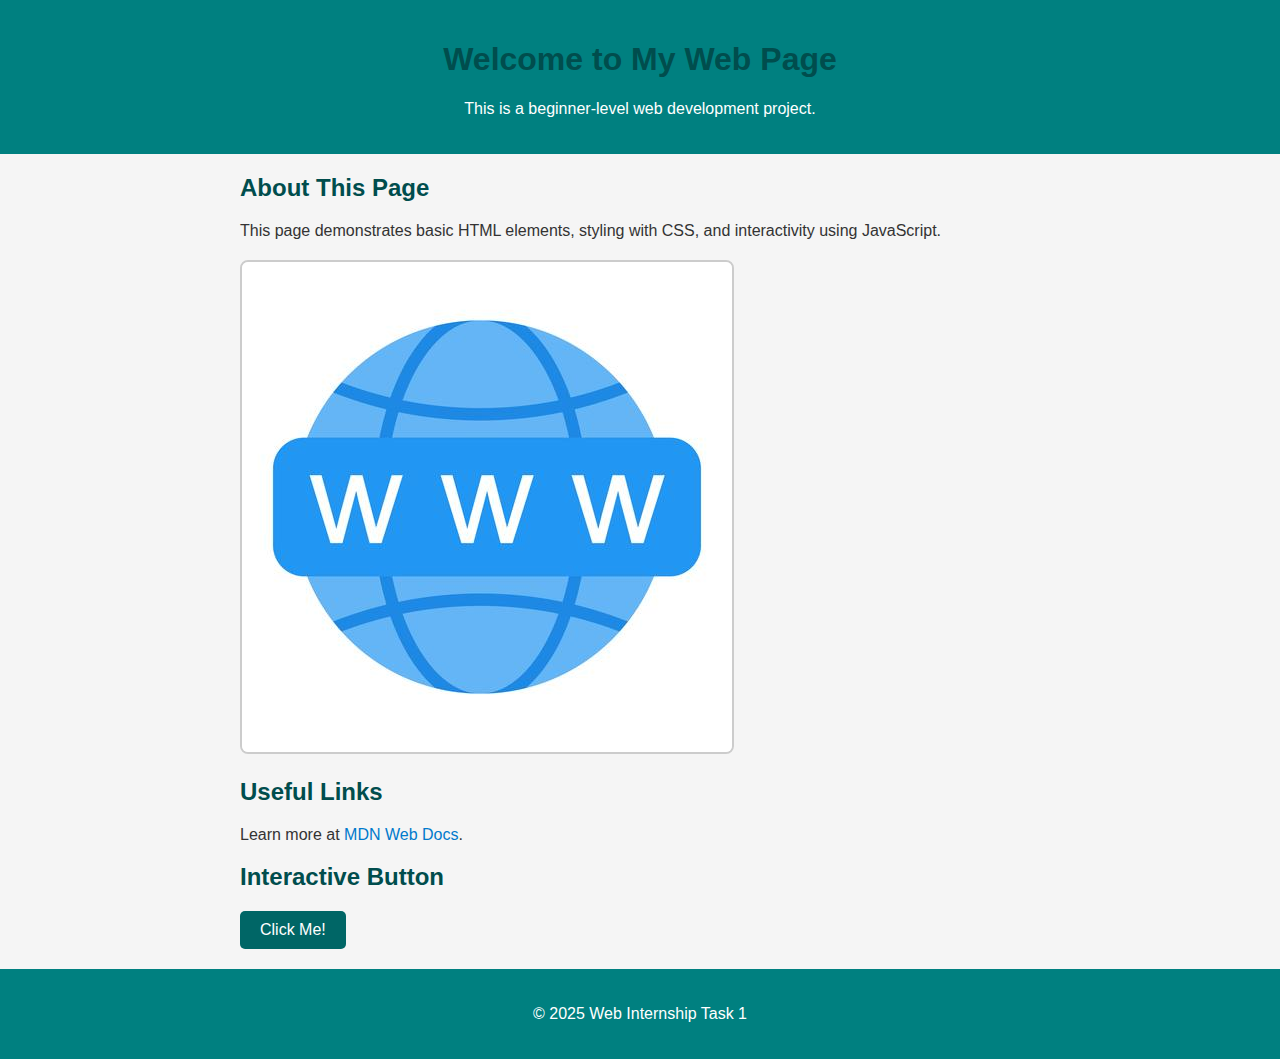
<file: Basic web page/index.html>
<!DOCTYPE html>
<html lang="en">
<head>
  <meta charset="UTF-8">
  <meta name="viewport" content="width=device-width, initial-scale=1">
  <title>My First Web Page</title>
  <link rel="stylesheet" href="styles.css">
</head>
<body>
  <header>
    <h1>Welcome to My Web Page</h1>
    <p>This is a beginner-level web development project.</p>
  </header>

  <main>
    <section>
      <h2>About This Page</h2>
      <p>This page demonstrates basic HTML elements, styling with CSS, and interactivity using JavaScript.</p>
    </section>

    <section>
      <h2></h2>
      <img src="image.png" alt="Web Development">

    <section>
      <h2>Useful Links</h2>
      <p>Learn more at <a href="https://developer.mozilla.org/en-US/docs/Web" target="_blank">MDN Web Docs</a>.</p>
    </section>

    <section>
      <h2>Interactive Button</h2>
      <button onclick="showMessage()">Click Me!</button>
    </section>
  </main>

  <footer>
    <p>© 2025 Web Internship Task 1</p>
  </footer>

  <script src="script.js"></script>
</body>
</html>
</file>
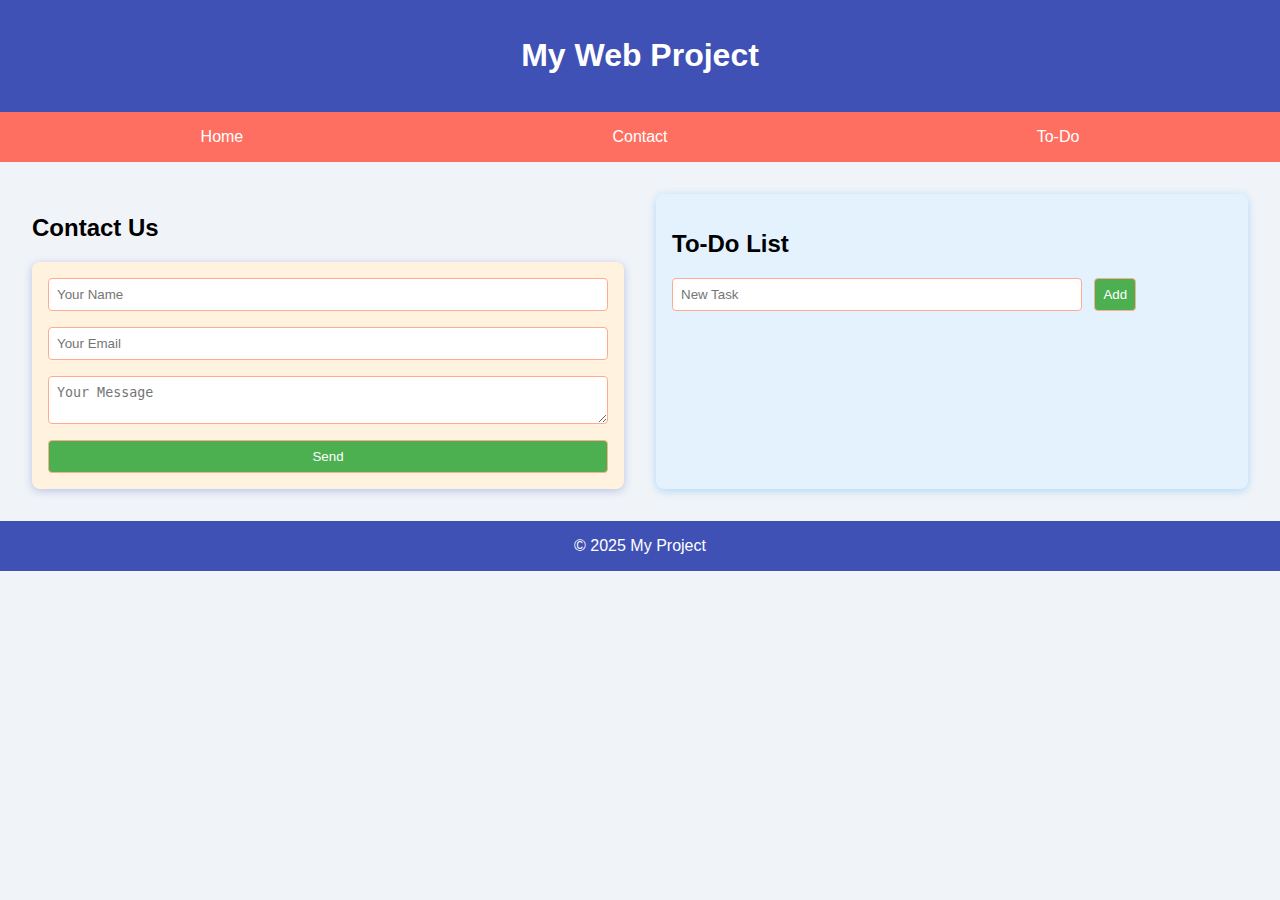
<file: Task 2/intermediate-project-Task2.html>
<!DOCTYPE html>
<html lang="en">
<head>
  <meta charset="UTF-8">
  <meta name="viewport" content="width=device-width, initial-scale=1.0">
  <title>Intermediate Web Project</title>
  <style>
    body {
      font-family: 'Segoe UI', Tahoma, Geneva, Verdana, sans-serif;
      margin: 0;
      padding: 0;
      background: #f0f4f8;
    }
    header, footer {
      background-color: #3f51b5;
      color: white;
      padding: 1rem;
      text-align: center;
    }
    nav {
      display: flex;
      justify-content: space-around;
      background-color: #ff6f61;
      padding: 1rem;
      color: white;
    }
    main {
      display: grid;
      grid-template-columns: 1fr 1fr;
      gap: 2rem;
      padding: 2rem;
    }
    form {
      display: flex;
      flex-direction: column;
      gap: 1rem;
      background-color: #fff3e0;
      padding: 1rem;
      border-radius: 8px;
      box-shadow: 0 2px 8px rgba(63, 81, 181, 0.3);
    }
    input, textarea, button {
      padding: 0.5rem;
      border: 1px solid #ffab91;
      border-radius: 4px;
    }
    button {
      background-color: #4caf50;
      color: white;
      cursor: pointer;
    }
    button:hover {
      background-color: #388e3c;
    }
    .todo {
      background-color: #e3f2fd;
      padding: 1rem;
      border-radius: 8px;
      box-shadow: 0 2px 8px rgba(33, 150, 243, 0.3);
    }
    .todo input[type="text"] {
      width: 70%;
    }
    .todo button {
      margin-left: 0.5rem;
    }
    ul {
      list-style-type: none;
      padding-left: 0;
    }
    li {
      padding: 0.5rem;
      background: #bbdefb;
      margin-top: 0.5rem;
      display: flex;
      flex-direction: column;
      border-radius: 4px;
    }
    .task-header {
      display: flex;
      justify-content: space-between;
      align-items: center;
      width: 100%;
    }
    .task-meta {
      font-size: 0.9em;
      color: #555;
      margin-top: 0.2em;
    }
    .task-completed {
      color: #388e3c;
      font-size: 0.9em;
      margin-top: 0.2em;
    }
    li button {
      background-color: #2196f3;
      border: none;
      padding: 0.3rem 0.5rem;
      border-radius: 4px;
      color: white;
      margin-left: 0.5em;
    }
    li button:hover {
      background-color: #1976d2;
    }
    @media (max-width: 768px) {
      main {
        grid-template-columns: 1fr;
      }
    }
  </style>
</head>
<body>
  <header>
    <h1>My Web Project</h1>
  </header>
  <nav>
    <div>Home</div>
    <div>Contact</div>
    <div>To-Do</div>
  </nav>
  <main>
    <section>
      <h2>Contact Us</h2>
      <form id="contactForm">
        <input type="text" id="name" placeholder="Your Name" required>
        <input type="email" id="email" placeholder="Your Email" required>
        <textarea id="message" placeholder="Your Message" required></textarea>
        <button type="submit">Send</button>
      </form>
    </section>
    <section class="todo">
      <h2>To-Do List</h2>
      <div>
        <input type="text" id="taskInput" placeholder="New Task">
        <button onclick="addTask()">Add</button>
      </div>
      <ul id="taskList"></ul>
    </section>
  </main>
  <footer>
    &copy; 2025 My Project
  </footer>
  <script>
    document.getElementById('contactForm').addEventListener('submit', function(e) {
      e.preventDefault();
      const name = document.getElementById('name').value.trim();
      const email = document.getElementById('email').value.trim();
      const message = document.getElementById('message').value.trim();
      if (!name || !email || !message) {
        alert('Please fill out all fields.');
        return;
      }
      const emailRegex = /^[^\s@]+@[^\s@]+\.[^\s@]+$/;
      if (!emailRegex.test(email)) {
        alert('Please enter a valid email address.');
        return;
      }
      alert('Form submitted successfully!');
      this.reset();
    });
    let taskCount = 0;
    function addTask() {
      const input = document.getElementById('taskInput');
      const taskText = input.value.trim();
      if (!taskText) return;
      taskCount += 1;
      const now = new Date();
      const createdAt = now.toLocaleString();
      const li = document.createElement('li');
      const headerDiv = document.createElement('div');
      headerDiv.className = 'task-header';
      const infoSpan = document.createElement('span');
      infoSpan.textContent = `#${taskCount}: ${taskText}`;
      const btnDiv = document.createElement('div');
      const completeBtn = document.createElement('button');
      completeBtn.textContent = 'Complete';
      completeBtn.onclick = function() {
        if (!completedSpan.textContent) {
          const completedAt = new Date().toLocaleString();
          completedSpan.textContent = `Completed: ${completedAt}`;
          completeBtn.disabled = true;
        }
      };
      const removeBtn = document.createElement('button');
      removeBtn.textContent = 'Remove';
      removeBtn.onclick = function() {
        li.remove();
      };
      btnDiv.appendChild(completeBtn);
      btnDiv.appendChild(removeBtn);
      headerDiv.appendChild(infoSpan);
      headerDiv.appendChild(btnDiv);
      const createdSpan = document.createElement('div');
      createdSpan.className = 'task-meta';
      createdSpan.textContent = `Created: ${createdAt}`;
      const completedSpan = document.createElement('div');
      completedSpan.className = 'task-completed';
      li.appendChild(headerDiv);
      li.appendChild(createdSpan);
      li.appendChild(completedSpan);
      document.getElementById('taskList').appendChild(li);
      input.value = '';
    }
  </script>
</body>
</html>
</file>
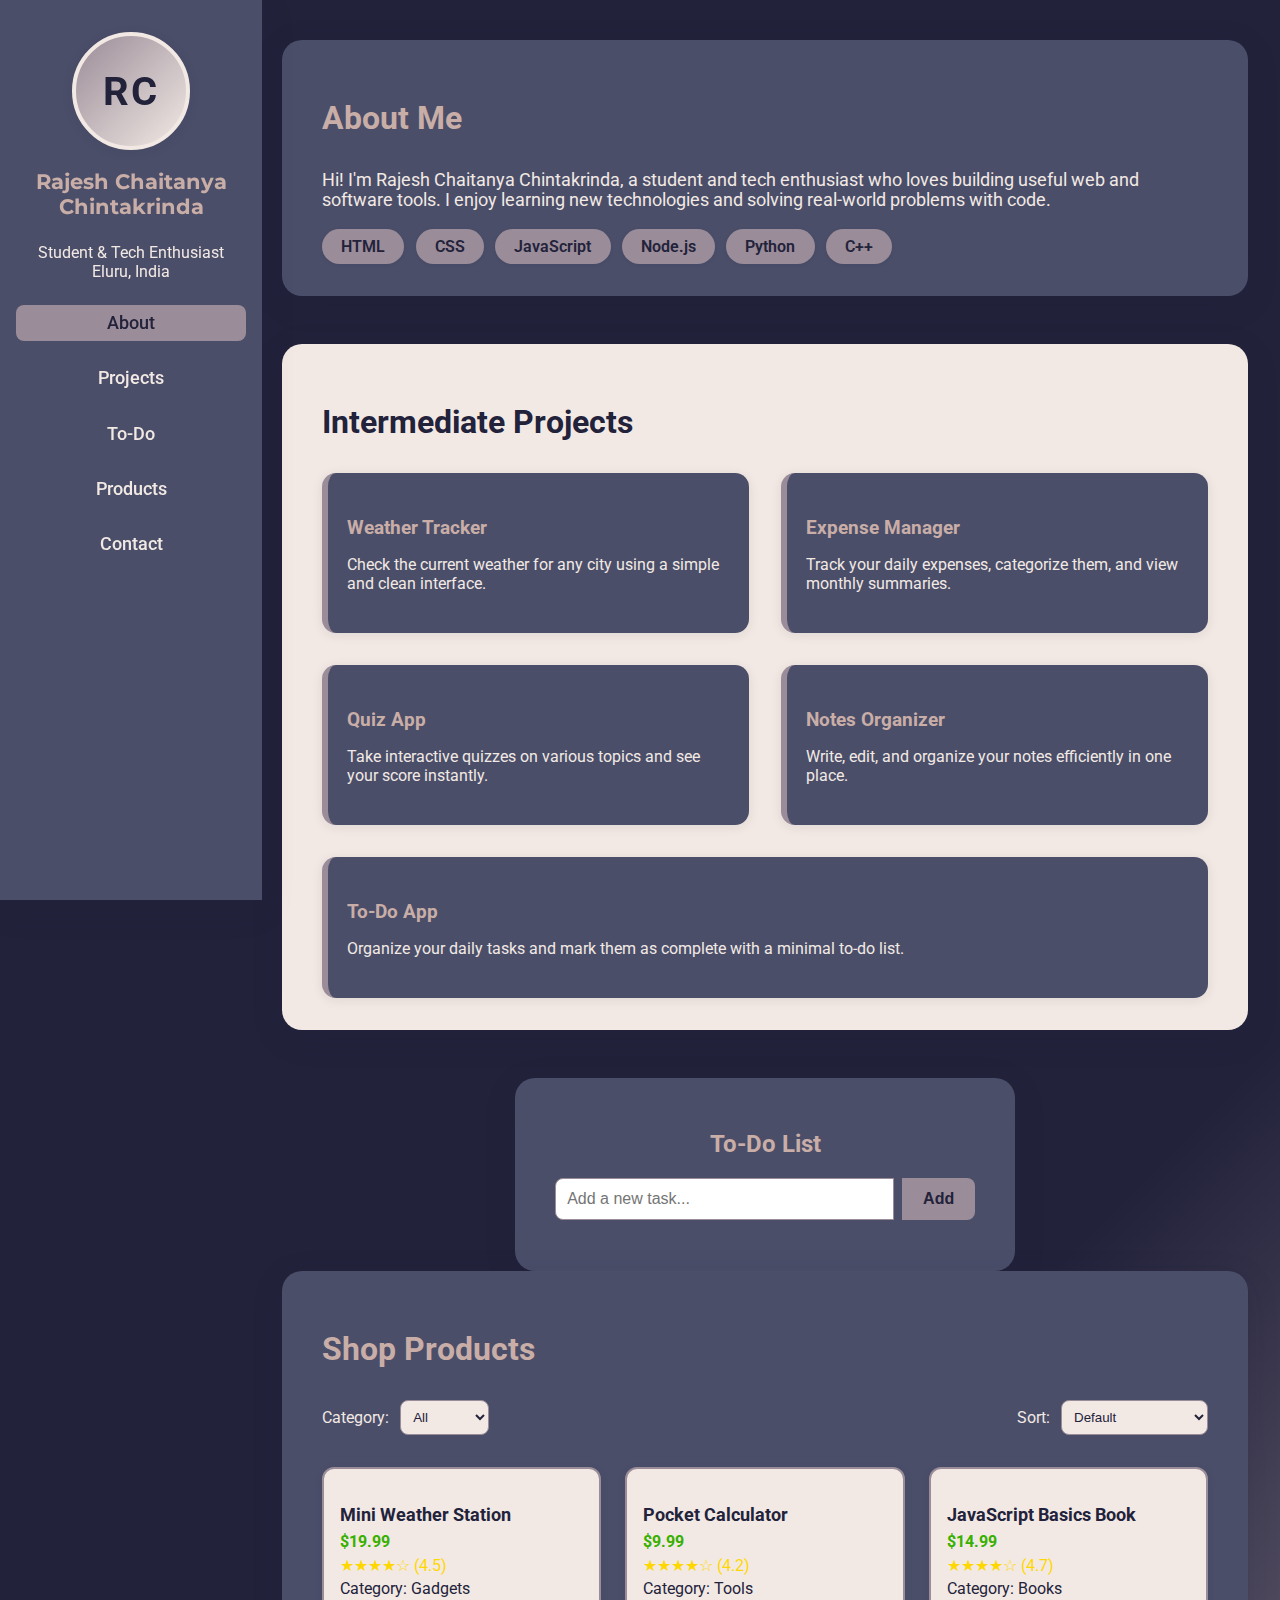
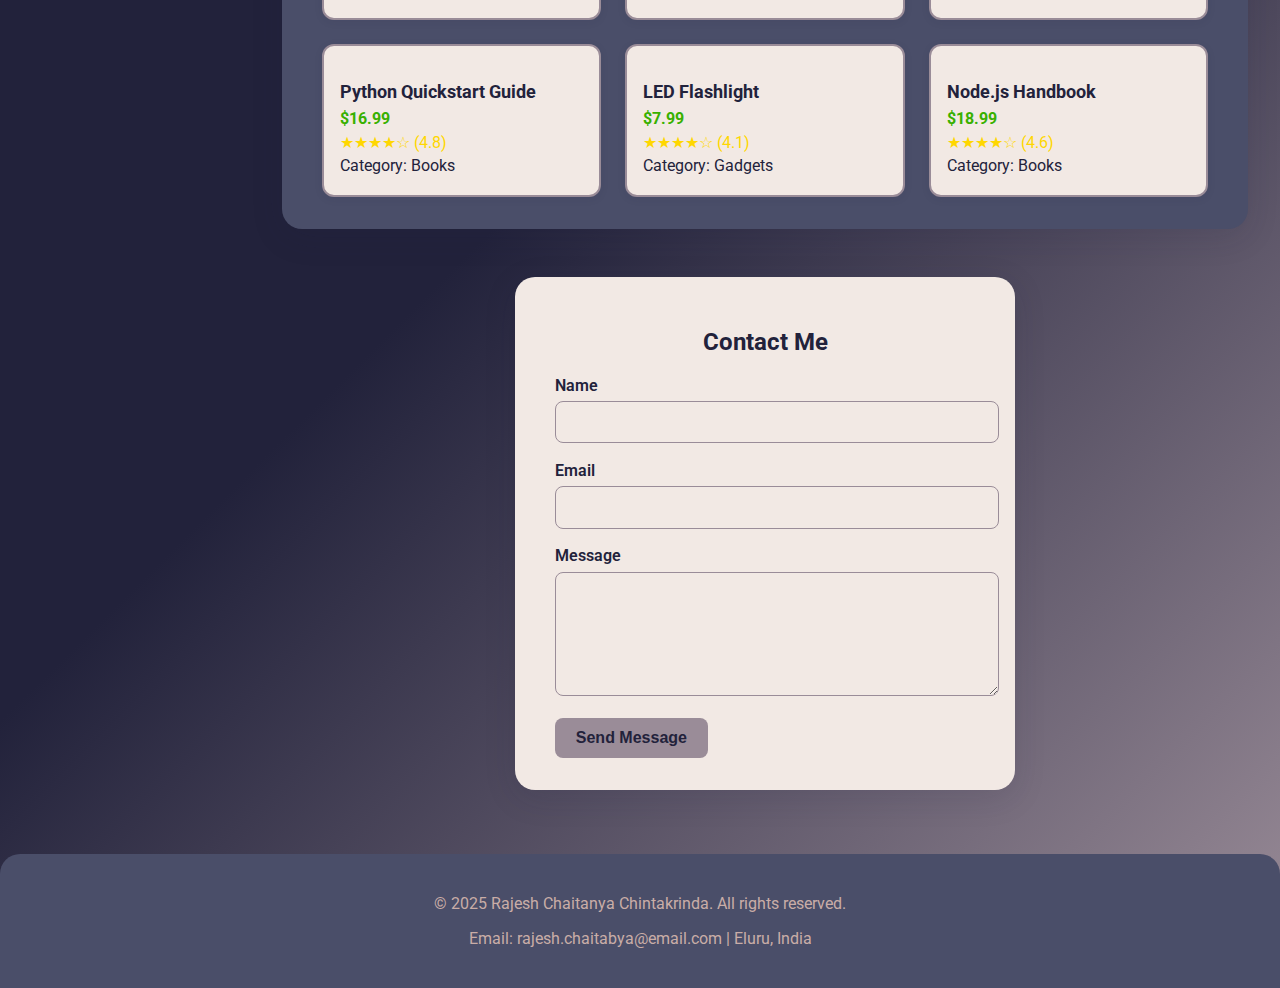
<file: Task 4/task4.html>
<!DOCTYPE html>
<html lang="en">
<head>
    <meta charset="UTF-8">
    <meta name="viewport" content="width=device-width, initial-scale=1.0">
    <title>Rajesh Chaitanya Chintakrinda | Portfolio</title>
    <link href="https://fonts.googleapis.com/css2?family=Montserrat:wght@700&family=Roboto:wght@400;500&display=swap" rel="stylesheet">
    <style>
        :root {
            --main: #22223b;
            --accent: #f2e9e4;
            --highlight: #9a8c98;
            --card: #4a4e69;
            --primary: #c9ada7;
            --success: #38b000;
            --danger: #d90429;
            --radius: 20px;
            --shadow: 0 8px 32px rgba(34,34,59,0.13);
            --transition: 0.2s cubic-bezier(.4,0,.2,1);
        }
        body {
            margin: 0;
            background: linear-gradient(135deg, var(--main) 60%, var(--highlight) 100%);
            color: var(--accent);
            font-family: 'Roboto', Arial, sans-serif;
            min-height: 100vh;
        }
        .sidebar {
            position: fixed;
            left: 0; top: 0; bottom: 0;
            width: 230px;
            background: var(--card);
            color: var(--accent);
            display: flex;
            flex-direction: column;
            align-items: center;
            padding: 2rem 1rem;
            box-shadow: var(--shadow);
            z-index: 10;
        }
        .sidebar .avatar-placeholder {
            width: 110px;
            height: 110px;
            border-radius: 50%;
            margin-bottom: 1.2rem;
            background: linear-gradient(135deg, var(--highlight), var(--accent));
            display: flex;
            align-items: center;
            justify-content: center;
            font-size: 2.5rem;
            color: var(--main);
            font-weight: bold;
            letter-spacing: 2px;
            border: 4px solid var(--accent);
            box-shadow: 0 2px 12px rgba(34,34,59,0.09);
        }
        .sidebar h1 {
            font-family: 'Montserrat', Arial, sans-serif;
            font-size: 1.3rem;
            margin: 0 0 0.5rem 0;
            color: var(--primary);
            text-align: center;
        }
        .sidebar p {
            font-size: 1rem;
            margin-bottom: 1.5rem;
            color: var(--accent);
            text-align: center;
        }
        .sidebar nav {
            display: flex;
            flex-direction: column;
            gap: 1.2rem;
            width: 100%;
        }
        .sidebar nav a {
            color: var(--accent);
            text-decoration: none;
            font-weight: 500;
            font-size: 1.1rem;
            padding: 0.5rem 1rem;
            border-radius: 8px;
            transition: background var(--transition), color var(--transition);
            text-align: center;
        }
        .sidebar nav a.active, .sidebar nav a:hover {
            background: var(--highlight);
            color: var(--main);
        }

        .main-content {
            margin-left: 250px;
            padding: 2.5rem 2rem 2rem 2rem;
            max-width: 1100px;
        }

        section {
            margin-bottom: 3rem;
        }

        /* About */
        .about-section {
            background: var(--card);
            border-radius: var(--radius);
            box-shadow: var(--shadow);
            padding: 2rem 2.5rem;
            display: flex;
            flex-direction: column;
            align-items: flex-start;
        }
        .about-section h2 {
            color: var(--primary);
            font-size: 2rem;
            margin-bottom: 1rem;
        }
        .about-section p {
            font-size: 1.1rem;
            margin-bottom: 1.2rem;
            color: var(--accent);
        }
        .skills-list {
            display: flex;
            flex-wrap: wrap;
            gap: 0.7rem;
        }
        .skill-badge {
            background: var(--highlight);
            color: var(--main);
            padding: 0.5rem 1.2rem;
            border-radius: 20px;
            font-size: 1rem;
            font-weight: 600;
            box-shadow: 0 1px 4px rgba(34,34,59,0.07);
        }

        /* Projects */
        .projects-section {
            background: var(--accent);
            border-radius: var(--radius);
            box-shadow: var(--shadow);
            padding: 2rem 2.5rem;
        }
        .projects-section h2 {
            color: var(--main);
            font-size: 2rem;
            margin-bottom: 2rem;
            text-align: left;
        }
        .projects-grid {
            display: flex;
            gap: 2rem;
            flex-wrap: wrap;
        }
        .project-card {
            background: var(--card);
            border-radius: 14px;
            box-shadow: 0 2px 12px rgba(34,34,59,0.09);
            padding: 1.5rem 1.2rem;
            min-width: 220px;
            flex: 1 1 260px;
            border-left: 6px solid var(--highlight);
            transition: box-shadow var(--transition), border-color var(--transition), transform var(--transition);
        }
        .project-card:hover {
            box-shadow: 0 8px 32px rgba(34,34,59,0.13);
            border-left: 6px solid var(--primary);
            transform: translateY(-7px) scale(1.03);
        }
        .project-card h3 {
            color: var(--primary);
            font-size: 1.2rem;
            margin-bottom: 0.6rem;
            font-weight: 700;
        }
        .project-card p {
            color: var(--accent);
            font-size: 1rem;
        }

        /* To-Do */
        .todo-section {
            background: var(--card);
            border-radius: var(--radius);
            box-shadow: var(--shadow);
            padding: 2rem 2.5rem;
            max-width: 420px;
            margin: 0 auto;
        }
        .todo-section h2 {
            text-align: center;
            color: var(--primary);
            font-size: 1.5rem;
            margin-bottom: 1.2rem;
        }
        .todo-input-row {
            display: flex;
            gap: 0.5rem;
            margin-bottom: 1.2rem;
        }
        .todo-input-row input {
            flex: 1;
            padding: 0.7rem;
            border: 1.5px solid var(--highlight);
            border-radius: 8px 0 0 8px;
            font-size: 1rem;
        }
        .todo-input-row button {
            background: var(--highlight);
            color: var(--main);
            border: none;
            border-radius: 0 8px 8px 0;
            font-weight: 700;
            font-size: 1rem;
            padding: 0 1.3rem;
            cursor: pointer;
            transition: background var(--transition);
        }
        .todo-input-row button:hover {
            background: var(--primary);
            color: var(--main);
        }
        .todo-list {
            list-style: none;
            padding: 0;
        }
        .todo-item {
            display: flex;
            justify-content: space-between;
            align-items: center;
            background: var(--accent);
            margin-bottom: 0.6rem;
            padding: 0.7rem 1rem;
            border-radius: 8px;
            font-size: 1rem;
            color: var(--main);
            transition: background 0.18s;
        }
        .todo-item.completed {
            text-decoration: line-through;
            opacity: 0.6;
        }
        .todo-actions button {
            background: none;
            border: none;
            font-size: 1.1rem;
            cursor: pointer;
            margin-left: 0.5rem;
            color: var(--main);
            transition: color 0.2s;
        }
        .todo-actions button.complete-btn:hover {
            color: var(--success);
        }
        .todo-actions button.delete-btn:hover {
            color: var(--danger);
        }

        /* Products */
        .products-section {
            background: var(--card);
            border-radius: var(--radius);
            box-shadow: var(--shadow);
            padding: 2rem 2.5rem;
        }
        .products-section h2 {
            color: var(--primary);
            font-size: 2rem;
            margin-bottom: 2rem;
        }
        .products-controls {
            display: flex;
            justify-content: space-between;
            margin-bottom: 2rem;
            flex-wrap: wrap;
            gap: 1.2rem;
        }
        .filter-group, .sort-group {
            display: flex;
            align-items: center;
            gap: 0.7rem;
        }
        select {
            padding: 0.5rem;
            border-radius: 8px;
            border: 1.5px solid var(--highlight);
            background: var(--accent);
            color: var(--main);
        }
        .products-grid {
            display: grid;
            grid-template-columns: repeat(auto-fit, minmax(220px, 1fr));
            gap: 1.5rem;
        }
        .product-card {
            background: var(--accent);
            border-radius: 12px;
            box-shadow: 0 2px 8px rgba(34,34,59,0.08);
            padding: 1.2rem 1rem;
            color: var(--main);
            border: 2px solid var(--highlight);
            transition: border 0.2s, transform 0.18s;
        }
        .product-card:hover {
            border: 2px solid var(--primary);
            transform: scale(1.03);
        }
        .product-info h3 {
            margin-bottom: 0.4rem;
            color: var(--main);
            font-size: 1.1rem;
        }
        .product-price {
            font-weight: bold;
            color: var(--success);
            margin-bottom: 0.3rem;
        }
        .product-rating {
            color: #ffd700;
            margin-bottom: 0.3rem;
        }

        /* Contact */
        .contact-section {
            background: var(--accent);
            border-radius: var(--radius);
            box-shadow: var(--shadow);
            padding: 2rem 2.5rem;
            max-width: 420px;
            margin: 0 auto;
        }
        .contact-section h2 {
            text-align: center;
            color: var(--main);
            font-size: 1.5rem;
            margin-bottom: 1.2rem;
        }
        .form-group {
            margin-bottom: 1.1rem;
        }
        .form-group label {
            display: block;
            margin-bottom: 0.4rem;
            font-weight: 600;
            color: var(--main);
        }
        .form-group input,
        .form-group textarea {
            width: 100%;
            padding: 0.7rem;
            border: 1.5px solid var(--highlight);
            border-radius: 8px;
            font-size: 1rem;
            background: var(--white);
            color: var(--main);
        }
        .form-group textarea {
            height: 100px;
            resize: vertical;
        }
        button[type="submit"] {
            background: var(--highlight);
            color: var(--main);
            border: none;
            padding: 0.7rem 1.3rem;
            border-radius: 8px;
            font-size: 1rem;
            cursor: pointer;
            font-weight: 700;
            transition: background 0.2s, color 0.2s;
        }
        button[type="submit"]:hover {
            background: var(--primary);
            color: var(--main);
        }

        /* Footer */
        footer {
            background: var(--card);
            color: var(--primary);
            text-align: center;
            padding: 1.5rem 0;
            font-size: 1rem;
            margin-top: 2rem;
            border-radius: var(--radius) var(--radius) 0 0;
        }

        /* Responsive */
        @media (max-width: 900px) {
            .sidebar {
                position: static;
                width: 100%;
                flex-direction: row;
                justify-content: space-between;
                padding: 1rem 1rem;
                border-radius: 0 0 var(--radius) var(--radius);
            }
            .sidebar .avatar-placeholder { margin-bottom: 0; }
            .main-content { margin-left: 0; padding: 1.5rem 0.5rem; }
            .projects-grid { flex-direction: column; }
        }
        @media (max-width: 600px) {
            .sidebar { flex-direction: column; align-items: center; }
            .main-content { padding: 1rem 0.2rem; }
            .projects-section, .about-section, .products-section, .todo-section, .contact-section {
                padding: 1rem 0.5rem;
            }
        }
    </style>
</head>
<body>
    <aside class="sidebar">
        <div class="avatar-placeholder">
            RC
        </div>
        <h1>Rajesh Chaitanya Chintakrinda</h1>
        <p>Student & Tech Enthusiast<br>Eluru, India</p>
        <nav>
            <a href="#about" class="active">About</a>
            <a href="#projects">Projects</a>
            <a href="#todo">To-Do</a>
            <a href="#products">Products</a>
            <a href="#contact">Contact</a>
        </nav>
    </aside>
    <div class="main-content">
        <section id="about" class="about-section">
            <h2>About Me</h2>
            <p>
                Hi! I'm Rajesh Chaitanya Chintakrinda, a student and tech enthusiast who loves building useful web and software tools. I enjoy learning new technologies and solving real-world problems with code.
            </p>
            <div class="skills-list">
                <span class="skill-badge">HTML</span>
                <span class="skill-badge">CSS</span>
                <span class="skill-badge">JavaScript</span>
                <span class="skill-badge">Node.js</span>
                <span class="skill-badge">Python</span>
                <span class="skill-badge">C++</span>
            </div>
        </section>

        <section id="projects" class="projects-section">
            <h2>Intermediate Projects</h2>
            <div class="projects-grid">
                <div class="project-card">
                    <h3>Weather Tracker</h3>
                    <p>Check the current weather for any city using a simple and clean interface.</p>
                </div>
                <div class="project-card">
                    <h3>Expense Manager</h3>
                    <p>Track your daily expenses, categorize them, and view monthly summaries.</p>
                </div>
                <div class="project-card">
                    <h3>Quiz App</h3>
                    <p>Take interactive quizzes on various topics and see your score instantly.</p>
                </div>
                <div class="project-card">
                    <h3>Notes Organizer</h3>
                    <p>Write, edit, and organize your notes efficiently in one place.</p>
                </div>
                <div class="project-card">
                    <h3>To-Do App</h3>
                    <p>Organize your daily tasks and mark them as complete with a minimal to-do list.</p>
                </div>
            </div>
        </section>

        <section id="todo" class="todo-section">
            <h2>To-Do List</h2>
            <div class="todo-input-row">
                <input type="text" id="todo-input" placeholder="Add a new task...">
                <button id="add-todo">Add</button>
            </div>
            <ul class="todo-list" id="todo-list"></ul>
        </section>

        <section id="products" class="products-section">
            <h2>Shop Products</h2>
            <div class="products-controls">
                <div class="filter-group">
                    <label for="category-filter">Category:</label>
                    <select id="category-filter">
                        <option value="all">All</option>
                        <option value="gadgets">Gadgets</option>
                        <option value="books">Books</option>
                        <option value="tools">Tools</option>
                    </select>
                </div>
                <div class="sort-group">
                    <label for="sort-by">Sort:</label>
                    <select id="sort-by">
                        <option value="default">Default</option>
                        <option value="price-low">Price: Low to High</option>
                        <option value="price-high">Price: High to Low</option>
                        <option value="rating">Rating</option>
                    </select>
                </div>
            </div>
            <div class="products-grid" id="products-grid"></div>
        </section>

        <section id="contact" class="contact-section">
            <h2>Contact Me</h2>
            <form id="contact-form">
                <div class="form-group">
                    <label for="name">Name</label>
                    <input type="text" id="name" required>
                </div>
                <div class="form-group">
                    <label for="email">Email</label>
                    <input type="email" id="email" required>
                </div>
                <div class="form-group">
                    <label for="message">Message</label>
                    <textarea id="message" required></textarea>
                </div>
                <button type="submit">Send Message</button>
            </form>
        </section>
    </div>
    <footer>
        <div>
            <p>© 2025 Rajesh Chaitanya Chintakrinda. All rights reserved.</p>
            <p>Email: rajesh.chaitabya@email.com | Eluru, India</p>
        </div>
    </footer>
    <script>
        // To-Do App
        document.addEventListener('DOMContentLoaded', function() {
            const todoInput = document.getElementById('todo-input');
            const addTodoBtn = document.getElementById('add-todo');
            const todoList = document.getElementById('todo-list');
            let todos = JSON.parse(localStorage.getItem('rajesh_todos')) || [];

            function renderTodos() {
                todoList.innerHTML = '';
                todos.forEach((todo, idx) => {
                    const li = document.createElement('li');
                    li.className = 'todo-item' + (todo.completed ? ' completed' : '');
                    li.innerHTML = `
                        <span>${todo.text}</span>
                        <span class="todo-actions">
                            <button class="complete-btn" data-index="${idx}" title="Complete">&#10003;</button>
                            <button class="delete-btn" data-index="${idx}" title="Delete">&#10005;</button>
                        </span>
                    `;
                    todoList.appendChild(li);
                });
                document.querySelectorAll('.complete-btn').forEach(btn => btn.onclick = toggleComplete);
                document.querySelectorAll('.delete-btn').forEach(btn => btn.onclick = deleteTodo);
            }
            function addTodo() {
                const text = todoInput.value.trim();
                if (text) {
                    todos.push({ text, completed: false });
                    localStorage.setItem('rajesh_todos', JSON.stringify(todos));
                    todoInput.value = '';
                    renderTodos();
                }
            }
            function toggleComplete(e) {
                const idx = e.target.dataset.index;
                todos[idx].completed = !todos[idx].completed;
                localStorage.setItem('rajesh_todos', JSON.stringify(todos));
                renderTodos();
            }
            function deleteTodo(e) {
                const idx = e.target.dataset.index;
                todos.splice(idx, 1);
                localStorage.setItem('rajesh_todos', JSON.stringify(todos));
                renderTodos();
            }
            addTodoBtn.onclick = addTodo;
            todoInput.addEventListener('keypress', function(e) {
                if (e.key === 'Enter') addTodo();
            });
            renderTodos();

            // Products
            const products = [
                { id: 1, name: 'Mini Weather Station', category: 'gadgets', price: 19.99, rating: 4.5 },
                { id: 2, name: 'Pocket Calculator', category: 'tools', price: 9.99, rating: 4.2 },
                { id: 3, name: 'JavaScript Basics Book', category: 'books', price: 14.99, rating: 4.7 },
                { id: 4, name: 'Python Quickstart Guide', category: 'books', price: 16.99, rating: 4.8 },
                { id: 5, name: 'LED Flashlight', category: 'gadgets', price: 7.99, rating: 4.1 },
                { id: 6, name: 'Node.js Handbook', category: 'books', price: 18.99, rating: 4.6 }
            ];
            const productsGrid = document.getElementById('products-grid');
            const categoryFilter = document.getElementById('category-filter');
            const sortBy = document.getElementById('sort-by');

            function renderProducts() {
                const category = categoryFilter.value;
                const sort = sortBy.value;
                let filtered = products.slice();
                if (category !== 'all') {
                    filtered = filtered.filter(p => p.category === category);
                }
                switch (sort) {
                    case 'price-low': filtered.sort((a, b) => a.price - b.price); break;
                    case 'price-high': filtered.sort((a, b) => b.price - a.price); break;
                    case 'rating': filtered.sort((a, b) => b.rating - a.rating); break;
                    default: filtered.sort((a, b) => a.id - b.id);
                }
                productsGrid.innerHTML = '';
                filtered.forEach(product => {
                    const card = document.createElement('div');
                    card.className = 'product-card';
                    card.innerHTML = `
                        <div class="product-info">
                            <h3>${product.name}</h3>
                            <div class="product-price">$${product.price.toFixed(2)}</div>
                            <div class="product-rating">${'★'.repeat(Math.floor(product.rating))}${'☆'.repeat(5 - Math.floor(product.rating))} (${product.rating})</div>
                            <div>Category: ${product.category.charAt(0).toUpperCase() + product.category.slice(1)}</div>
                        </div>
                    `;
                    productsGrid.appendChild(card);
                });
            }
            categoryFilter.onchange = renderProducts;
            sortBy.onchange = renderProducts;
            renderProducts();

            // Contact Form
            const contactForm = document.getElementById('contact-form');
            contactForm.onsubmit = function(e) {
                e.preventDefault();
                alert('Thank you for reaching out! I will reply soon.');
                contactForm.reset();
            };
        });
    </script>
</body>
</html>
</file>
<file: Basic web page/styles.css>
body {
    font-family: 'Segoe UI', Tahoma, Geneva, Verdana, sans-serif;
    background-color: #f5f5f5;
    margin: 0;
    padding: 0;
    color: #333;
  }
  
  header, footer {
    background-color: #008080;
    color: white;
    text-align: center;
    padding: 20px;
  }
  
  main {
    max-width: 800px;
    margin: 20px auto;
    padding: 0 15px;
  }
  
  h1, h2 {
    color: #004d4d;
  }
  
  img {
    max-width: 100%;
    height: auto;
    border: 2px solid #ccc;
    border-radius: 8px;
  }
  
  a {
    color: #007acc;
    text-decoration: none;
  }
  
  a:hover {
    text-decoration: underline;
  }
  
  button {
    padding: 10px 20px;
    background-color: #006666;
    color: white;
    border: none;
    border-radius: 5px;
    cursor: pointer;
    font-size: 16px;
  }
  
  button:hover {
    background-color: #004d4d;
  }
</file>
